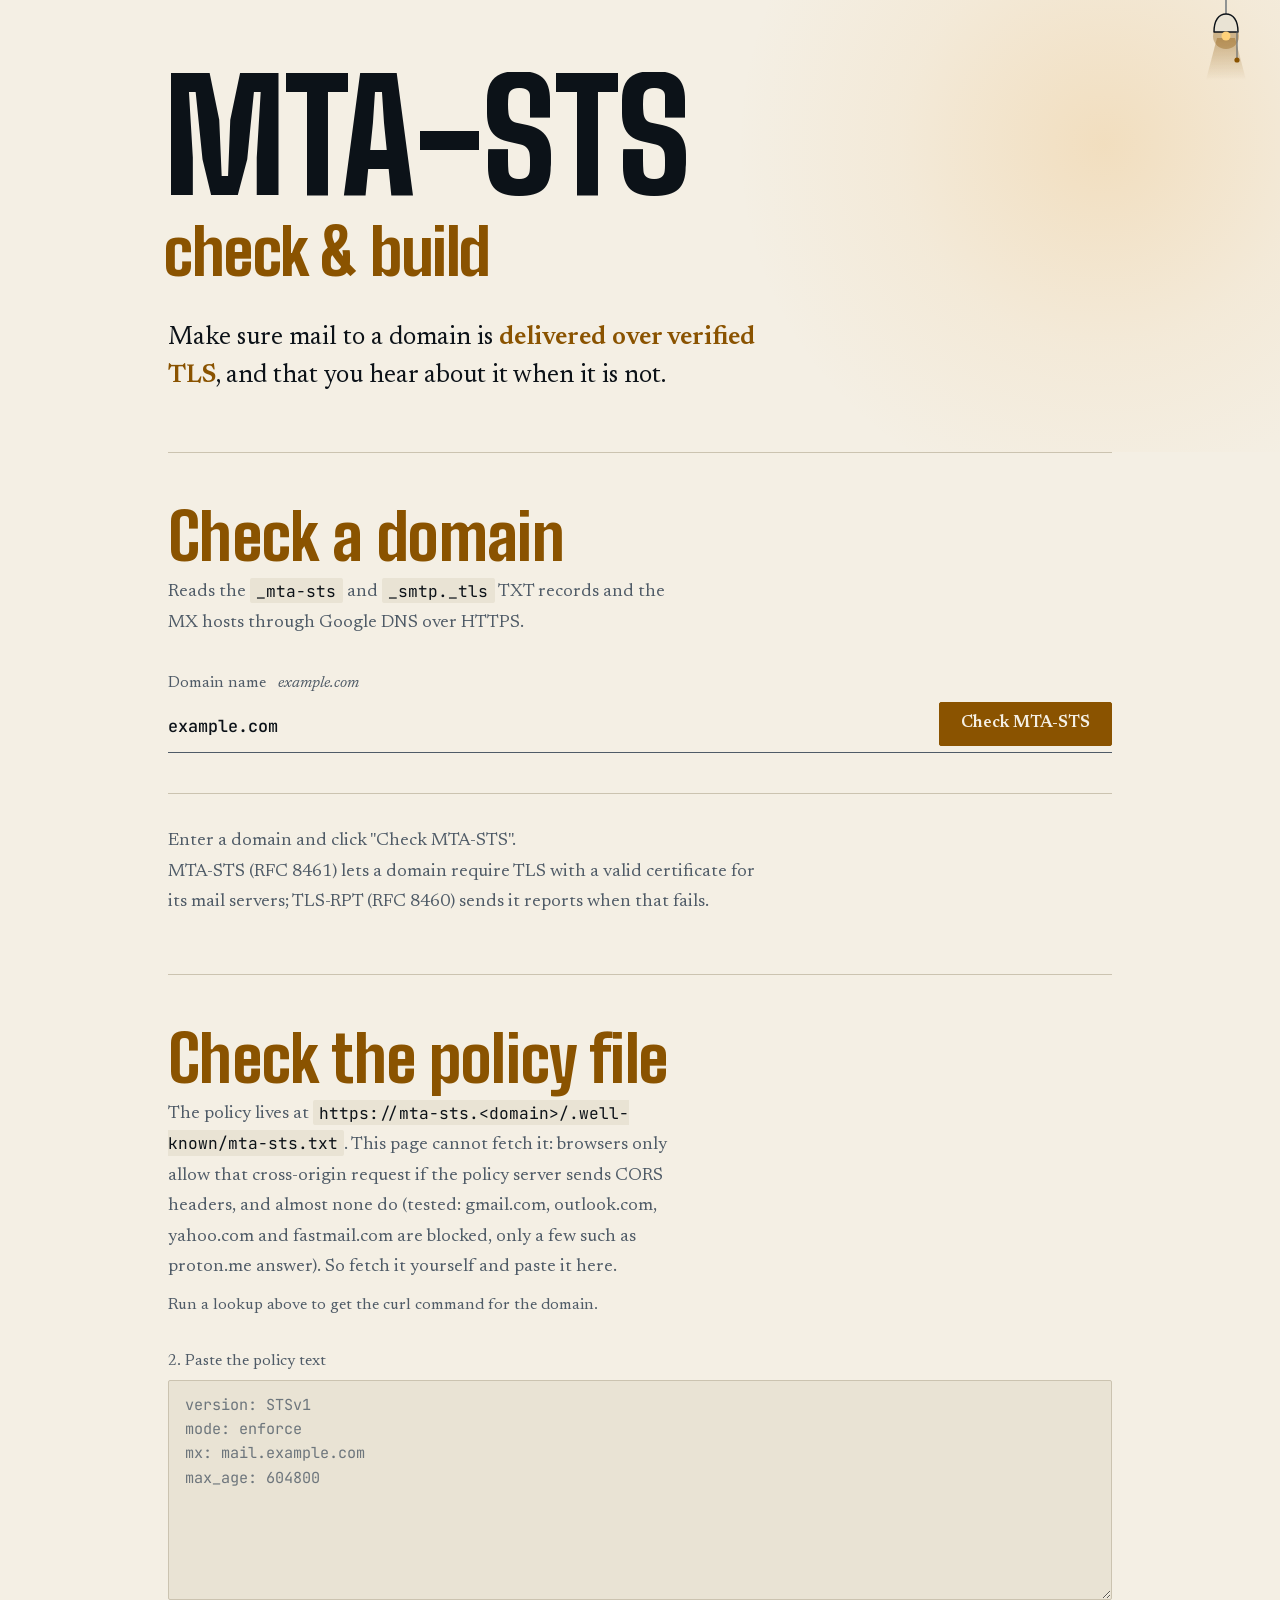
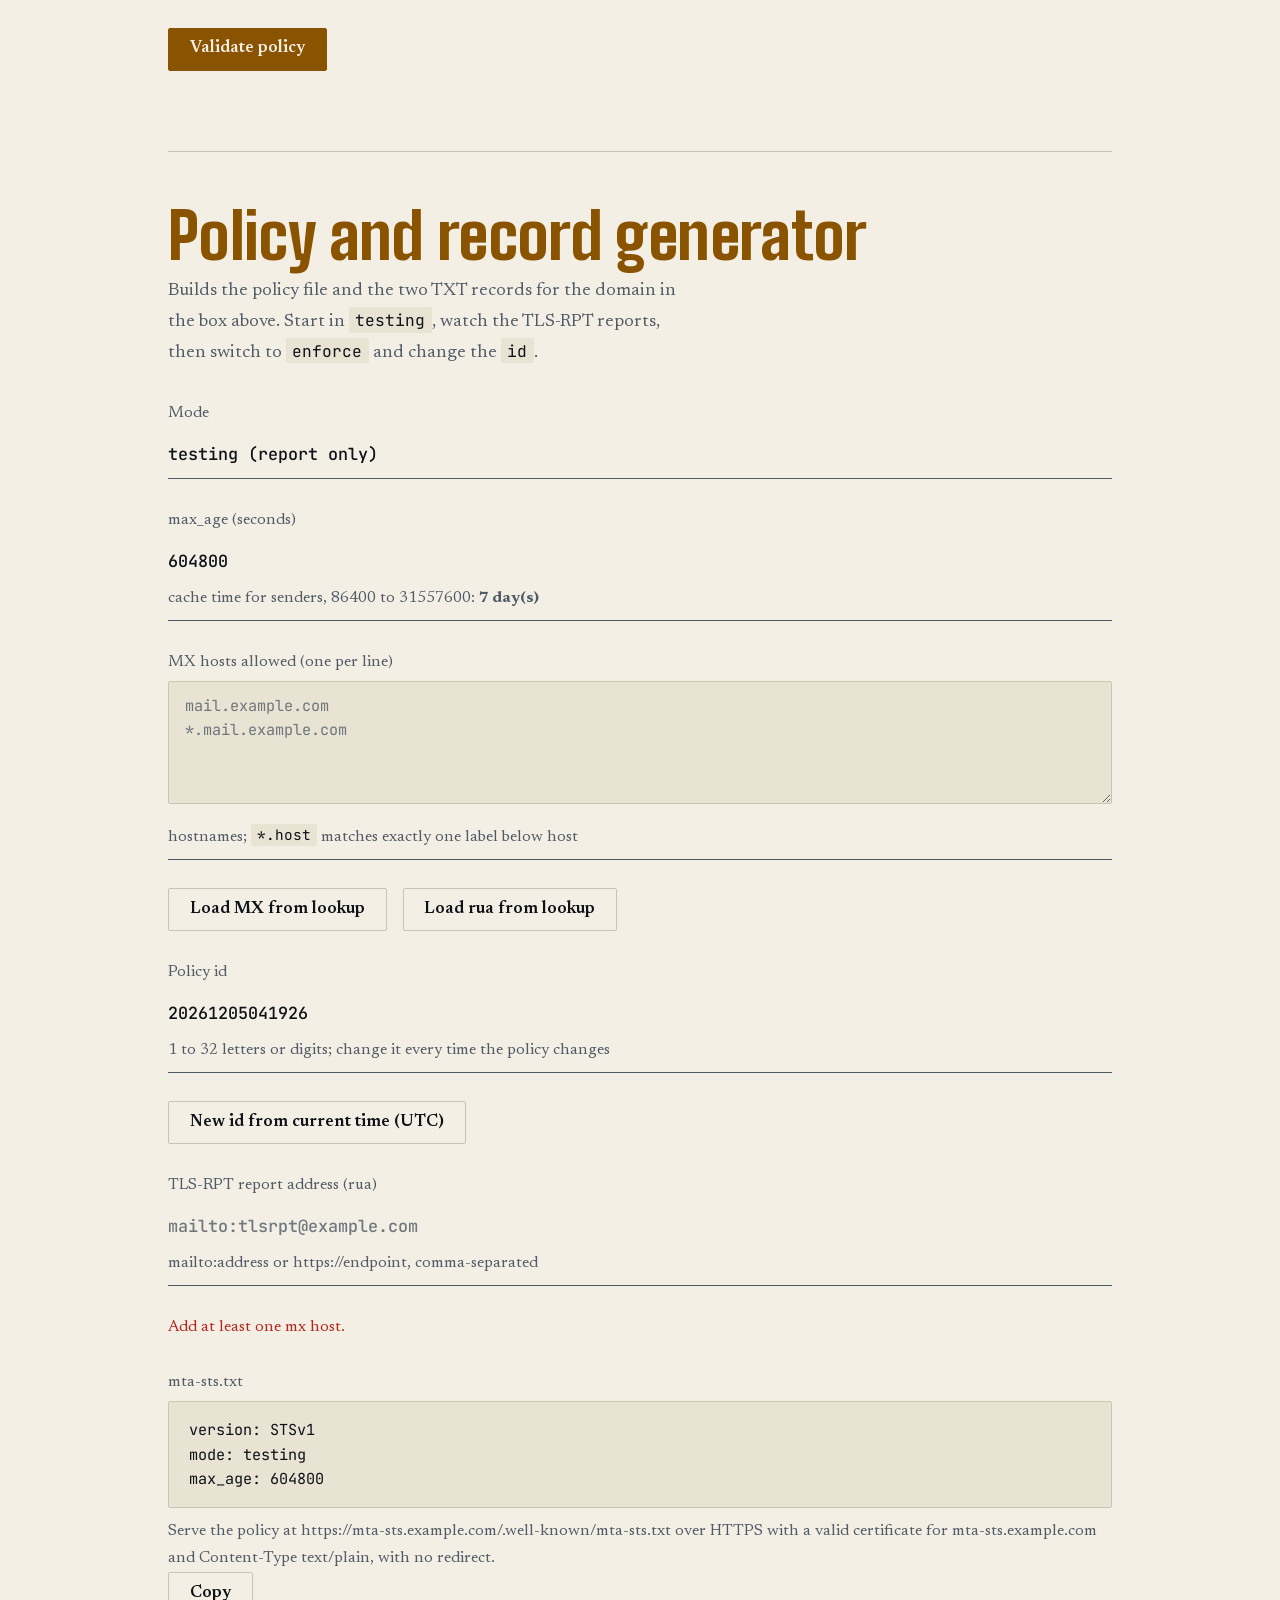
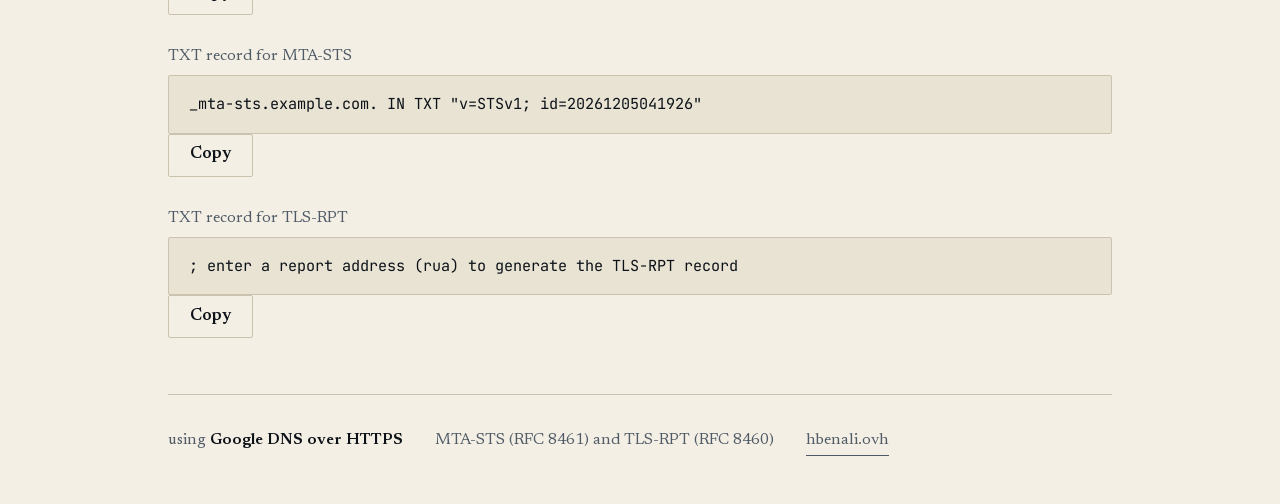
<file: index.html>
<!DOCTYPE html>
<html lang="en">
<head>
  <meta charset="UTF-8">
  <meta name="viewport" content="width=device-width, initial-scale=1.0">
  <title>MTA-STS Checker — MTA-STS and TLS-RPT Inspector</title>
  <meta name="description" content="Free MTA-STS and TLS-RPT checker (RFC 8461, RFC 8460). Read a domain's _mta-sts and _smtp._tls records, validate the policy file against its MX hosts, and generate the policy and both TXT records.">
  <meta name="robots" content="index, follow">
  <link rel="canonical" href="https://mtasts.hbenali.ovh/">

  <!-- Security (static hosting: no custom HTTP headers, so CSP/referrer are set here; X-Frame-Options/X-Content-Type-Options need a real header and aren't achievable via meta) -->
  <meta http-equiv="Content-Security-Policy" content="default-src 'self'; script-src 'self'; style-src 'self'; font-src 'self'; img-src 'self' data:; connect-src 'self' https://dns.google; object-src 'none'; base-uri 'self'; form-action 'self'">
  <meta name="referrer" content="strict-origin-when-cross-origin">

  <!-- Open Graph -->
  <meta property="og:type" content="website">
  <meta property="og:title" content="MTA-STS Checker — MTA-STS and TLS-RPT Inspector">
  <meta property="og:description" content="Check a domain\'s MTA-STS and TLS-RPT records, validate its policy and generate the files.">
  <meta property="og:url" content="https://mtasts.hbenali.ovh/">
  <meta property="og:site_name" content="MTA-STS Checker">
  <meta property="og:locale" content="en_US">
  <meta property="og:image" content="https://mtasts.hbenali.ovh/favicon.svg">
  <meta property="og:image:type" content="image/svg+xml">

  <!-- Twitter Card -->
  <meta name="twitter:card" content="summary">
  <meta name="twitter:title" content="MTA-STS Checker — MTA-STS and TLS-RPT Inspector">
  <meta name="twitter:description" content="Check a domain\'s MTA-STS and TLS-RPT records, validate its policy and generate the files.">
  <meta name="twitter:image" content="https://mtasts.hbenali.ovh/favicon.svg">

  <!-- SVG Favicon -->
  <link rel="icon" type="image/svg+xml" href="/favicon.svg">
  <link rel="alternate icon" href="/favicon.ico">
  <link rel="apple-touch-icon" href="/apple-touch-icon.png">
  <meta name="color-scheme" content="dark light">
  <meta name="theme-color" content="#0c1218" media="(prefers-color-scheme: dark)">
  <meta name="theme-color" content="#f4efe4" media="(prefers-color-scheme: light)">
  <link rel="manifest" href="/manifest.json">
  <meta name="mobile-web-app-capable" content="yes">
  <meta name="apple-mobile-web-app-capable" content="yes">
  <meta name="apple-mobile-web-app-status-bar-style" content="black-translucent">
  <meta name="apple-mobile-web-app-title" content="MTA-STS Checker">

  <!-- dns.google is only hit on-demand after a lookup -->
  <link rel="dns-prefetch" href="https://dns.google">

  <!-- Structured data -->
  <script type="application/ld+json">
  {
    "@context": "https://schema.org",
    "@graph": [
      {
        "@type": "WebSite",
        "url": "https://mtasts.hbenali.ovh/",
        "name": "MTA-STS Checker",
        "description": "Free MTA-STS and TLS-RPT checker and generator.",
        "potentialAction": {
          "@type": "SearchAction",
          "target": "https://mtasts.hbenali.ovh/?domain={search_term_string}",
          "query-input": "required name=search_term_string"
        }
      },
      {
        "@type": "WebApplication",
        "name": "MTA-STS Checker",
        "url": "https://mtasts.hbenali.ovh/",
        "applicationCategory": "UtilitiesApplication",
        "operatingSystem": "Any",
        "description": "Check a domain's MTA-STS and TLS-RPT DNS records, validate a pasted MTA-STS policy against its MX hosts, and generate the policy file and TXT records.",
        "offers": {
          "@type": "Offer",
          "price": "0",
          "priceCurrency": "USD"
        }
      }
    ]
  }
  </script>


  <link rel="preload" href="/fonts/big-shoulders-latin-wght.woff2" as="font" type="font/woff2" crossorigin>
  <link rel="preload" href="/fonts/newsreader-latin-wght.woff2" as="font" type="font/woff2" crossorigin>
  <script src="/theme.js"></script>
  <link rel="stylesheet" href="/site.css">
</head>

<body>
<a class="skip" href="#domainInput">Skip to the tool</a>
<header class="hero">
  <div class="wrap">
    <h1 class="display">
      <span class="line"><span>MTA-STS</span></span>
      <span class="line"><span>check &amp; build</span></span>
    </h1>
    <p class="lead">Make sure mail to a domain is <strong>delivered over verified TLS</strong>, and that you hear about it when it is not.</p>
  </div>
</header>

<main>
  <section class="block wrap" aria-labelledby="lookupTitle">
    <h2 class="block-title" id="lookupTitle">Check a domain</h2>
    <p class="block-note">Reads the <code>_mta-sts</code> and <code>_smtp._tls</code> TXT records and the MX hosts through Google DNS over HTTPS.</p>

    <div class="field input-group">
      <label for="domainInput">
        <span>Domain name</span>
        <i>example.com</i>
      </label>
      <div class="field-row domain-input-wrapper">
        <input type="text" id="domainInput" placeholder="e.g. example.com" value="example.com" spellcheck="false" autocomplete="off">
        <button class="btn" id="checkBtn">
          <span id="btnText">Check MTA-STS</span>
          <span id="btnLoader" hidden></span>
        </button>
      </div>
    </div>

    <div class="result-area" id="resultContainer" aria-live="polite">
      <div class="state empty empty-state" id="placeholderState">
        <p>Enter a domain and click "Check MTA-STS".<br>MTA-STS (RFC 8461) lets a domain require TLS with a valid certificate for its mail servers; TLS-RPT (RFC 8460) sends it reports when that fails.</p>
      </div>
      <div id="recordsContainer" hidden></div>
      <div id="errorContainer" hidden></div>
    </div>
  </section>

  <section class="block wrap" id="policySection" aria-labelledby="policyTitle">
    <h2 class="block-title" id="policyTitle">Check the policy file</h2>
    <p class="block-note">The policy lives at <code>https://mta-sts.&lt;domain&gt;/.well-known/mta-sts.txt</code>. This page cannot fetch it: browsers only allow that cross-origin request if the policy server sends CORS headers, and almost none do (tested: gmail.com, outlook.com, yahoo.com and fastmail.com are blocked, only a few such as proton.me answer). So fetch it yourself and paste it here.</p>

    <div data-needs-domain hidden>
      <div class="preview-label">1. Fetch it (the command is built from the domain you checked)</div>
      <div class="preview" id="curlBox"></div>
      <p class="hint-line">or open <a class="link" id="policyLink" href="#" target="_blank" rel="noopener noreferrer"></a> in a browser tab and copy the text. A policy served with a redirect or a bad certificate is already a failure: senders will not use it.</p>
    </div>
    <p class="hint-line" id="curlHint">Run a lookup above to get the curl command for the domain.</p>

    <div class="field">
      <label for="policyInput">2. Paste the policy text</label>
      <textarea id="policyInput" rows="8" spellcheck="false" autocomplete="off" placeholder="version: STSv1&#10;mode: enforce&#10;mx: mail.example.com&#10;max_age: 604800"></textarea>
    </div>
    <div class="actions">
      <button class="btn" id="validatePolicyBtn" type="button">Validate policy</button>
    </div>
    <div class="result-area" id="policyResult" aria-live="polite"></div>
  </section>

  <section class="block wrap generator-section" aria-labelledby="genTitle">
    <h2 class="block-title" id="genTitle">Policy and record generator</h2>
    <p class="block-note">Builds the policy file and the two TXT records for the domain in the box above. Start in <code>testing</code>, watch the TLS-RPT reports, then switch to <code>enforce</code> and change the <code>id</code>.</p>
    <div class="gen-grid">
      <div class="gen-row">
        <label class="gen-label" for="genMode">Mode</label>
        <select id="genMode">
          <option value="testing" selected>testing (report only)</option>
          <option value="enforce">enforce (refuse on TLS failure)</option>
          <option value="none">none (switch MTA-STS off)</option>
        </select>
      </div>
      <div class="gen-row">
        <label class="gen-label" for="genAge">max_age (seconds)</label>
        <input type="number" id="genAge" min="0" max="31557600" value="604800" inputmode="numeric">
        <span class="hint">cache time for senders, 86400 to 31557600: <b id="genAgeHint"></b></span>
      </div>
      <div class="gen-row">
        <label class="gen-label" for="genMx">MX hosts allowed (one per line)</label>
        <textarea id="genMx" rows="4" spellcheck="false" autocomplete="off" placeholder="mail.example.com&#10;*.mail.example.com"></textarea>
        <span class="hint">hostnames; <code>*.host</code> matches exactly one label below host</span>
      </div>
      <div class="actions">
        <button class="btn quiet" id="loadMxBtn" type="button">Load MX from lookup</button>
        <button class="btn quiet" id="loadRuaBtn" type="button">Load rua from lookup</button>
      </div>
      <div class="field-error" id="loadMxHint" role="status"></div>
      <div class="gen-row">
        <label class="gen-label" for="genId">Policy id</label>
        <input type="text" id="genId" maxlength="32" spellcheck="false" autocomplete="off">
        <span class="hint">1 to 32 letters or digits; change it every time the policy changes</span>
      </div>
      <div class="actions"><button class="btn quiet" id="newIdBtn" type="button">New id from current time (UTC)</button></div>
      <div class="gen-row">
        <label class="gen-label" for="genRua">TLS-RPT report address (rua)</label>
        <input type="text" id="genRua" placeholder="mailto:tlsrpt@example.com" spellcheck="false" autocomplete="off">
        <span class="hint">mailto:address or https://endpoint, comma-separated</span>
      </div>
      <div class="field-error" id="genError" role="alert"></div>

      <div>
        <div class="preview-label">mta-sts.txt</div>
        <div class="preview" id="outPolicy"></div>
        <p class="hint-line" id="policyWhere"></p>
        <div class="actions"><span id="copyPolicy"></span></div>
      </div>
      <div>
        <div class="preview-label">TXT record for MTA-STS</div>
        <div class="preview" id="outSts"></div>
        <div class="actions"><span id="copySts"></span></div>
      </div>
      <div>
        <div class="preview-label">TXT record for TLS-RPT</div>
        <div class="preview" id="outRpt"></div>
        <div class="actions"><span id="copyRpt"></span></div>
      </div>
    </div>
  </section>
</main>

<div class="foot">
  <footer>
    <span>using <strong>Google DNS over HTTPS</strong></span>
    <span>MTA-STS (RFC 8461) and TLS-RPT (RFC 8460)</span>
    <a href="https://hbenali.ovh" target="_blank" rel="noopener noreferrer">hbenali.ovh</a>
  </footer>
</div>

<script src="/app.js" defer></script>
</body>
</html>
</file>
<file: site.css>
/* mtasts.hbenali.ovh: one stylesheet for every page. Dark editorial design system shared with hbenali.ovh.
   Fonts are self-hosted (see fonts/README.md). */

@font-face { font-family: 'Big Shoulders'; font-style: normal; font-weight: 600 900; font-display: swap; src: url('fonts/big-shoulders-latin-wght.woff2') format('woff2'); }
@font-face { font-family: 'Newsreader'; font-style: normal; font-weight: 200 800; font-display: swap; src: url('fonts/newsreader-latin-wght.woff2') format('woff2'); }
@font-face { font-family: 'Newsreader'; font-style: italic; font-weight: 200 800; font-display: swap; src: url('fonts/newsreader-italic-latin-wght.woff2') format('woff2'); }
@font-face { font-family: 'JetBrains Mono'; font-style: normal; font-weight: 100 800; font-display: swap; src: url('fonts/jetbrains-mono-latin-wght.woff2') format('woff2'); }

:root {
    --ink: #0c1218;
    --slate: #17212b;
    --line: #263341;
    --bone: #e7e1d3;
    --mist: #8e9aa6;
    --sodium: #e9a23b;
    --verdigris: #5db7a0;
    --fail: #e5776f;
    --glow: rgba(233, 162, 59, 0.2);
    --glow-soft: rgba(233, 162, 59, 0.06);

    --display: 'Big Shoulders', 'Arial Narrow', Impact, sans-serif;
    --serif: 'Newsreader', Georgia, serif;
    --mono: 'JetBrains Mono', ui-monospace, monospace;

    --gutter: clamp(1.5rem, 4vw, 2.5rem);
    color-scheme: dark;
}

/* Light: follows the system setting until the lamp (theme.js) is used. Dark above is the default and the identity.
   Contrast on --ink (page) / --slate (surface): text 16/14.7, muted 6.0/5.4, accent 5.5/4.9, ok 5.2/4.7, fail 5.7/5.1. */
@media (prefers-color-scheme: light) {
    :root:not([data-theme="dark"]) {
        --ink: #f4efe4;
        --slate: #e9e3d4;
        --line: #cbc3b0;
        --bone: #0c1218;
        --mist: #4f5b67;
        --sodium: #8a5300;
        --verdigris: #1b7058;
        --fail: #b3261e;
        --glow: rgba(233, 162, 59, 0.22);
        --glow-soft: rgba(233, 162, 59, 0.07);
        color-scheme: light;
    }
}
:root[data-theme="light"] {
    --ink: #f4efe4;
    --slate: #e9e3d4;
    --line: #cbc3b0;
    --bone: #0c1218;
    --mist: #4f5b67;
    --sodium: #8a5300;
    --verdigris: #1b7058;
    --fail: #b3261e;
    --glow: rgba(233, 162, 59, 0.22);
    --glow-soft: rgba(233, 162, 59, 0.07);
    color-scheme: light;
}

*, *::before, *::after { box-sizing: border-box; margin: 0; padding: 0; }

html { background: var(--ink); }

body {
    min-height: 100vh;
    background: var(--ink);
    color: var(--bone);
    font-family: var(--serif);
    font-size: 1.125rem;
    line-height: 1.7;
    font-optical-sizing: auto;
    -webkit-font-smoothing: antialiased;
    text-rendering: optimizeLegibility;
}

::selection { background: var(--sodium); color: var(--ink); }
:focus-visible { outline: 2px solid var(--sodium); outline-offset: 4px; border-radius: 2px; }

a { color: inherit; }
ul { list-style: none; }
strong { font-weight: 600; }
code { font-family: var(--mono); font-size: 0.85em; background: var(--slate); padding: 0.1em 0.4em; border-radius: 2px; overflow-wrap: anywhere; }
[hidden] { display: none !important; }

.sr-only { position: absolute; width: 1px; height: 1px; overflow: hidden; clip-path: inset(50%); white-space: nowrap; }
.skip { position: fixed; top: 0.75rem; left: 0.75rem; z-index: 60; background: var(--sodium); color: var(--ink); padding: 0.5rem 1rem; transform: translateY(-300%); }
.skip:focus { transform: none; }

/* Underline that draws in on hover and focus. */
.link, footer a, .note a {
    text-decoration: none;
    background-image: linear-gradient(currentColor, currentColor);
    background-repeat: no-repeat;
    background-size: 100% 1px;
    background-position: 0 100%;
    padding-bottom: 2px;
    transition: background-size 0.35s cubic-bezier(0.22, 1, 0.36, 1), color 0.2s;
}
.link:hover, .link:focus-visible, footer a:hover, footer a:focus-visible, .note a:hover, .note a:focus-visible { color: var(--sodium); background-size: 100% 2px; }

.display { font-family: var(--display); font-weight: 800; line-height: 0.86; letter-spacing: -0.01em; }

.wrap { max-width: 64rem; margin: 0 auto; padding-inline: var(--gutter); }

/* Hero */
.hero { position: relative; isolation: isolate; overflow: hidden; padding-block: 4.5rem 3.5rem; }
.hero::before {
    content: ''; position: absolute; z-index: -1; top: -14rem; right: -12rem;
    width: min(46rem, 140vw); aspect-ratio: 1; border-radius: 50%;
    background: radial-gradient(closest-side, var(--glow), var(--glow-soft) 55%, transparent);
    pointer-events: none;
}
.hero h1 { font-size: clamp(4rem, 17vw, 9.5rem); margin-left: -0.03em; }
.hero h1 .line { display: block; overflow: hidden; padding-bottom: 0.05em; }
.hero h1 .line > span { display: block; animation: rise 1.1s cubic-bezier(0.16, 1, 0.3, 1) both; }
.hero h1 .line:nth-child(2) { color: var(--sodium); font-size: 0.42em; line-height: 1; margin-top: 0.15em; }
.hero h1 .line:nth-child(2) > span { animation-delay: 0.13s; }
.hero .lead { margin-top: 2rem; max-width: 40ch; font-size: clamp(1.25rem, 2.4vw, 1.6rem); line-height: 1.5; animation: fade 0.9s 0.5s both; }
.hero .lead strong { color: var(--sodium); font-weight: 600; }

@keyframes rise { from { transform: translateY(108%); } }
@keyframes fade { from { opacity: 0; transform: translateY(12px); } }

/* Sections */
.block { position: relative; padding-block: 3.5rem; }
.block::before { content: ''; position: absolute; top: 0; left: var(--gutter); right: var(--gutter); height: 1px; background: var(--line); }
.block-title { font-family: var(--display); font-weight: 800; font-size: clamp(2.6rem, 7vw, 4rem); line-height: 0.9; letter-spacing: -0.01em; color: var(--sodium); }
.block-note { margin-top: 0.75rem; max-width: 52ch; color: var(--mist); }

/* Fields */
.field { margin-top: 2rem; }
.field label, .gen-label { display: block; color: var(--mist); font-size: 1rem; margin-bottom: 0.3rem; }
.field label i { font-style: italic; margin-left: 0.5rem; }
.field-row { display: flex; align-items: stretch; gap: 1rem; border-bottom: 1px solid var(--mist); transition: border-color 0.2s; }
.field-row:focus-within { border-color: var(--sodium); }
input[type="text"], input[type="number"], select {
    background: none; border: 0; color: var(--bone); border-radius: 0;
    font: 500 1.05rem/1.3 var(--mono); padding: 0.75rem 0; outline: 0; min-width: 0;
}
.field-row input { flex: 1; }
input::placeholder { color: var(--mist); opacity: 0.8; }
select { cursor: pointer; width: 100%; appearance: none; -webkit-appearance: none; }
select option { background: var(--slate); color: var(--bone); }

.btn {
    display: inline-flex; align-items: center; justify-content: center; gap: 0.6rem;
    background: var(--sodium); color: var(--ink); border: 1px solid var(--sodium); padding: 0.55rem 1.3rem;
    font: 600 1.05rem/1.4 var(--serif); border-radius: 2px; cursor: pointer;
    transition: background-color 0.2s, color 0.2s, transform 0.2s;
}
.btn:hover, .btn:focus-visible { background: var(--bone); border-color: var(--bone); transform: translateY(-2px); }
.btn:disabled { opacity: 0.7; cursor: progress; transform: none; }
.btn.quiet { background: none; color: var(--bone); border-color: var(--line); }
.btn.quiet:hover, .btn.quiet:focus-visible { border-color: var(--sodium); color: var(--sodium); background: none; }
.field-row .btn { align-self: center; margin-bottom: 0.4rem; }

.loader { width: 0.9rem; height: 0.9rem; border: 2px solid var(--ink); border-top-color: transparent; border-radius: 50%; animation: spin 0.8s linear infinite; }
@keyframes spin { to { transform: rotate(360deg); } }

/* Result states */
.result-area { margin-top: 2.5rem; }
.state { border-top: 1px solid var(--line); padding-top: 1.5rem; }
.state-title { font-family: var(--display); font-weight: 800; font-size: 1.9rem; line-height: 1.05; }
.state p { margin-top: 0.5rem; max-width: 60ch; color: var(--mist); }
.state p strong { color: var(--bone); }
.state.empty { color: var(--mist); }
.state.warn { border-top-color: var(--sodium); }
.state.warn .state-title { color: var(--sodium); }
.state.ok { border-top-color: var(--verdigris); }
.state.ok .state-title { color: var(--verdigris); }
.state.fail { border-top-color: var(--fail); }
.state.fail .state-title { color: var(--fail); }
.state.fail p { color: var(--bone); }
.badge-domain { font: 500 1rem var(--mono); color: var(--bone); overflow-wrap: anywhere; display: block; margin-top: 0.5rem; }

.record-list { margin-top: 1.25rem; }
.record-item { display: flex; flex-wrap: wrap; align-items: baseline; gap: 0.3rem 1.25rem; border-top: 1px solid var(--line); padding: 0.9rem 0; font: 0.95rem/1.5 var(--mono); }
.record-item:last-child { border-bottom: 1px solid var(--line); }
.flag-tag { color: var(--sodium); }
.flag-tag .k { font-family: var(--serif); color: var(--mist); font-size: 1rem; margin-right: 0.4rem; }
.record-value { overflow-wrap: anywhere; min-width: 0; }
.count { margin-top: 0.75rem; color: var(--mist); font-size: 1rem; }

/* Generator */
.gen-grid { margin-top: 2rem; display: grid; gap: 1.75rem; }
.gen-row { border-bottom: 1px solid var(--mist); transition: border-color 0.2s; position: relative; }
.gen-row:focus-within { border-color: var(--sodium); }
.gen-row .hint { color: var(--mist); font-size: 1rem; display: block; padding-bottom: 0.5rem; }
.gen-row.v { border-bottom: 0; }
.value-input-wrapper { position: relative; border-bottom: 1px solid var(--mist); transition: border-color 0.2s; }
.value-input-wrapper:focus-within { border-color: var(--sodium); }
.value-input-wrapper input { width: 100%; }

.suggestions-dropdown {
    display: none; position: absolute; z-index: 20; left: 0; right: 0; top: 100%;
    max-height: 14rem; overflow-y: auto; background: var(--slate); border: 1px solid var(--line); border-radius: 2px;
    font: 0.95rem/1.4 var(--mono);
}
.suggestions-dropdown div { padding: 0.55rem 0.9rem; cursor: pointer; border-bottom: 1px solid var(--line); overflow-wrap: anywhere; }
.suggestions-dropdown div:last-child { border-bottom: 0; }
.suggestions-dropdown div:hover, .suggestions-dropdown div.active { background: var(--ink); color: var(--sodium); }

.field-error { display: none; color: var(--fail); font-size: 1rem; }
.field-error.visible { display: block; }
#loadExistingHint.visible { color: var(--sodium); }

.preview { font: 0.95rem/1.6 var(--mono); background: var(--slate); border: 1px solid var(--line); border-radius: 2px; padding: 1rem 1.25rem; overflow-wrap: anywhere; }
.preview-label { color: var(--mist); font-size: 1rem; margin-bottom: 0.3rem; }

.actions { display: flex; flex-wrap: wrap; gap: 0.75rem 1rem; }
.pub-head { display: flex; align-items: baseline; gap: 0.75rem; flex-wrap: wrap; }
.pub-head h3 { font-family: var(--display); font-weight: 800; font-size: 1.9rem; line-height: 1.05; color: var(--sodium); }
.pub-head span { color: var(--mist); }
.gen-list { margin-top: 0.75rem; }
.gen-list li { display: flex; align-items: center; gap: 1rem; border-top: 1px solid var(--line); padding: 0.4rem 0; font: 0.95rem/1.5 var(--mono); }
.gen-list li:last-child { border-bottom: 1px solid var(--line); }
.gen-list li.none { font: inherit; font-family: var(--serif); font-size: 1.05rem; color: var(--mist); padding: 0.9rem 0; }
.gen-list li span { flex: 1; overflow-wrap: anywhere; min-width: 0; }
.remove-record { background: none; border: 1px solid transparent; color: var(--fail); font: 1.4rem/1 var(--serif); cursor: pointer; padding: 0.35rem 0.7rem; border-radius: 2px; }
.remove-record:hover { border-color: var(--fail); }

/* Footer */
footer { color: var(--mist); font-size: 1rem; }
.foot { max-width: 64rem; margin: 0 auto; padding: 0 var(--gutter) 3rem; }
.foot > footer { border-top: 1px solid var(--line); padding-top: 2rem; display: flex; flex-wrap: wrap; gap: 0.5rem 2rem; }
.foot strong { color: var(--bone); }

/* 404 */
.nf { min-height: 100vh; display: flex; flex-direction: column; justify-content: center; padding-block: 4rem; position: relative; isolation: isolate; overflow: hidden; }
.nf::before {
    content: ''; position: absolute; z-index: -1; top: -12rem; right: -10rem; width: min(40rem, 140vw); aspect-ratio: 1; border-radius: 50%;
    background: radial-gradient(closest-side, var(--glow), var(--glow-soft) 55%, transparent);
}
.nf-code { font-size: clamp(9rem, 34vw, 22rem); color: var(--sodium); }
.nf h1 { font-size: clamp(2.8rem, 7vw, 5rem); margin-top: 0.5rem; }
.nf .nf-lead { margin-top: 1rem; max-width: 40ch; color: var(--mist); font-size: 1.3rem; }
.nf-links { margin-top: 2rem; display: flex; flex-wrap: wrap; gap: 0.75rem 2rem; font-size: 1.25rem; }
.nf-search { margin-top: 3rem; max-width: 30rem; }

@media (prefers-reduced-motion: reduce) {
    *, *::before, *::after { animation-duration: 0.01ms !important; animation-delay: 0s !important; transition-duration: 0.01ms !important; }
}

/* ---- Theme lamp: pull-cord switch (see theme.js). Lamp on = light theme. ---- */
.theme-lamp {
    position: absolute; /* scrolls away with the page; fixed on pages with a fixed bar, see below */
    top: 0;
    inset-inline-end: clamp(0.75rem, 3vw, 2rem);
    z-index: 1000;
    display: block;
    width: 2.75rem;
    height: 5.25rem;
    padding: 0;
    border: 0;
    background: none;
    cursor: pointer;
    -webkit-tap-highlight-color: transparent;
}
/* Pages with a fixed top bar or fixed top-right controls: the lamp stays visible and the bar
   reserves room for it (lamp offset + lamp width + gap), so it never covers a link. */
html:has(.bar-inner) .theme-lamp,
html:has(.controls) .theme-lamp { position: fixed; }
.bar-inner { padding-inline-end: calc(clamp(0.75rem, 3vw, 2rem) + 2.75rem + 0.75rem); }
.controls { right: calc(clamp(0.75rem, 3vw, 2rem) + 2.75rem + 0.75rem); }
.theme-lamp svg { display: block; width: 100%; height: 100%; overflow: visible; pointer-events: none; }
.lamp-wire { stroke: var(--mist); stroke-width: 1.2; }
.lamp-shade { fill: var(--slate); stroke: var(--bone); stroke-width: 1.4; stroke-linejoin: round; }
.lamp-bulb { fill: var(--line); transition: fill 0.4s; }
.lamp-halo { fill: var(--sodium); opacity: 0; transition: opacity 0.5s; }
.lamp-cone { fill: url(#lamp-cone); opacity: 0; transition: opacity 0.5s; }
.lamp-stop-a { stop-color: var(--sodium); stop-opacity: 0.38; }
.lamp-stop-b { stop-color: var(--sodium); stop-opacity: 0; }
.lamp-cord { stroke: var(--mist); stroke-width: 1; }
.lamp-bead { fill: var(--sodium); }
.theme-lamp[data-on="true"] .lamp-bulb { fill: #ffd27a; }
.theme-lamp[data-on="true"] .lamp-halo { opacity: 0.35; }
.theme-lamp[data-on="true"] .lamp-cone { opacity: 1; }
.lamp-swing { transform-box: view-box; transform-origin: 22px 0; animation: lamp-swing 0.9s ease-out; }
.lamp-pull { animation: lamp-pull 0.45s cubic-bezier(0.3, 1.6, 0.5, 1); }
@keyframes lamp-swing { 20% { transform: rotate(-5deg); } 45% { transform: rotate(3.5deg); } 70% { transform: rotate(-1.5deg); } }
@keyframes lamp-pull { 35% { transform: translateY(10px); } }

/* The theme switch is a plain cross-fade of the whole page. */
html.theme-vt::view-transition-old(root) { animation: 0.45s ease both lamp-fade-out; }
html.theme-vt::view-transition-new(root) { animation: 0.45s ease both lamp-fade-in; }
@keyframes lamp-fade-out { to { opacity: 0; } }
@keyframes lamp-fade-in { from { opacity: 0; } }

@media (prefers-reduced-motion: reduce) {
    .lamp-swing, .lamp-pull { animation: none; }
    .lamp-bulb, .lamp-halo, .lamp-cone { transition: none; }
}

/* ---- Shared checker styles ---- */
.gen-row input, .gen-row select { width: 100%; }
input[type="number"] { -moz-appearance: textfield; appearance: none; -webkit-appearance: none; }
input[type="number"]::-webkit-inner-spin-button, input[type="number"]::-webkit-outer-spin-button { -webkit-appearance: none; margin: 0; }
.checks { margin-top: 1.5rem; }
.checks li { display: flex; gap: 0.9rem; align-items: baseline; border-top: 1px solid var(--line); padding: 0.55rem 0; }
.checks li:last-child { border-bottom: 1px solid var(--line); }
.chk { flex: none; min-width: 3.2rem; font: 600 0.75rem/1.6 var(--mono); letter-spacing: 0.05em; text-transform: uppercase; }
.chk.pass { color: var(--verdigris); }
.chk.warn { color: var(--sodium); }
.chk.fail { color: var(--fail); }
.chk.info { color: var(--mist); }
.provider { margin-top: 0.75rem; color: var(--mist); }
.provider strong { color: var(--bone); }

/* ---- MTA-STS checker ---- */
textarea {
    width: 100%; background: var(--slate); border: 1px solid var(--line); color: var(--bone); border-radius: 2px;
    font: 0.95rem/1.6 var(--mono); padding: 0.75rem 1rem; outline: 0; resize: vertical; min-height: 6rem;
}
textarea:focus { border-color: var(--sodium); }
textarea::placeholder { color: var(--mist); opacity: 0.8; }
.gen-row textarea { margin-bottom: 0.5rem; }
.hint-line { margin-top: 0.6rem; color: var(--mist); font-size: 1rem; overflow-wrap: anywhere; }
.block-note code, .hint-line code, .hint code { font: 0.9em var(--mono); color: var(--bone); overflow-wrap: anywhere; }
.rec-grid { display: grid; gap: 1.25rem; margin-top: 1.25rem; }
.preview { white-space: pre-wrap; }
#policySection .result-area { margin-top: 1.5rem; }
#policySection .field { margin-top: 1.75rem; }
#policySection .actions { margin-top: 1rem; }
.gen-grid .actions { margin-top: 0; }
</file>
